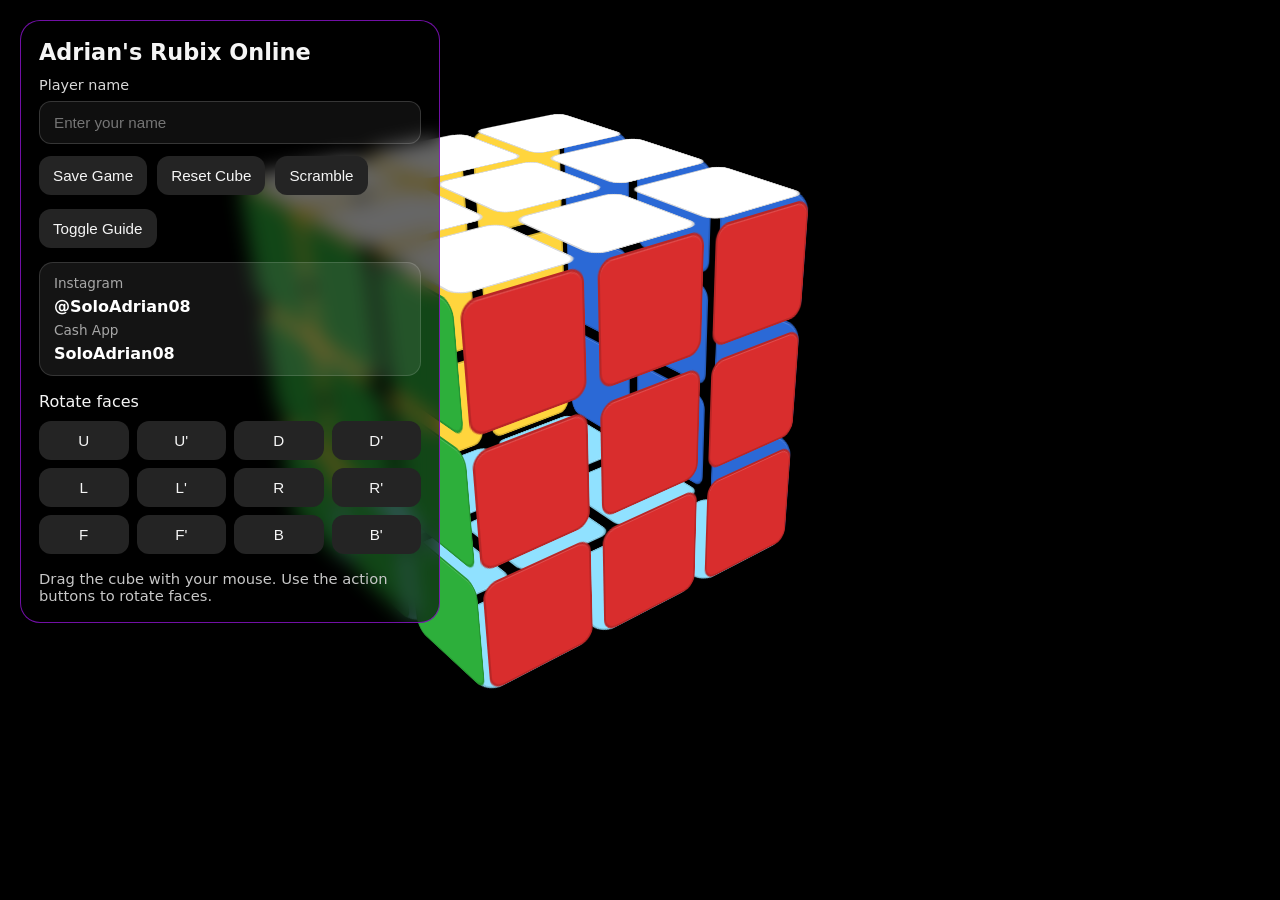
<file: index.html>
<!doctype html>
<html>
  <head>
    <meta charset="utf-8" />
    <meta http-equiv="refresh" content="0; url=./rubrix%20cube/index.html" />
    <title>Adrian Rubix Online — Redirecting</title>
  </head>
  <body>
    <p>If you are not redirected automatically, <a href="./rubrix%20cube/index.html">click here to open the game</a>.</p>
  </body>
</html>
</file>
<file: rubrix cube/styles.css>
:root {
  --bg: #000;
  --panel: #00000099;
  --panel-border: rgba(142, 19, 208, 0.798);
  --button: #242424;
  --button-hover: #d15d6374;
  --text: #f5f5f5;
  --accent: #05db57;
}

* {
  box-sizing: border-box;
}

html, body {
  margin: 0;
  min-height: 100%;
  font-family: Inter, system-ui, sans-serif;
  color: var(--text);
  background: var(--bg);
  background-size: cover;
  background-position: center;
  overflow: hidden;
}

.ui-panel {
  position: fixed;
  left: 20px;
  top: 20px;
  width: min(420px, calc(100vw - 40px));
  padding: 18px;
  border-radius: 20px;
  background: var(--panel);
  border: 1px solid var(--panel-border);
  backdrop-filter: blur(10px);
  z-index: 2;
}

.title {
  font-size: 1.4rem;
  font-weight: 700;
  margin-bottom: 12px;
}

.field {
  display: grid;
  gap: 8px;
  margin-bottom: 12px;
}

.field span {
  font-size: 0.9rem;
  color: #d8d8d8;
}

input[type="text"] {
  width: 100%;
  border-radius: 12px;
  border: 1px solid rgba(255,255,255,0.16);
  background: rgba(255,255,255,0.06);
  color: var(--text);
  padding: 12px 14px;
  font-size: 0.95rem;
}

.contact-box {
  display: grid;
  gap: 6px;
  margin-bottom: 16px;
  padding: 12px 14px;
  border-radius: 14px;
  background: rgba(255,255,255,0.08);
  border: 1px solid rgba(255,255,255,0.14);
}

.contact-label {
  font-size: 0.85rem;
  color: #a7a7a7;
}

.contact-value {
  font-size: 1rem;
  font-weight: 700;
  color: #ffffff;
}

.button-row {
  display: flex;
  flex-wrap: wrap;
  gap: 10px;
  margin-bottom: 14px;
}

.small-row {
  gap: 8px;
}

button {
  border: none;
  border-radius: 12px;
  background: var(--button);
  color: var(--text);
  padding: 11px 14px;
  cursor: pointer;
  font-size: 0.95rem;
  transition: background-color 0.2s ease, transform 0.2s ease;
}

button:hover {
  background: var(--button-hover);
  transform: translateY(-1px);
}

.actions {
  margin-top: 12px;
}

.move-grid {
  display: grid;
  grid-template-columns: repeat(4, minmax(80px, 1fr));
  gap: 8px;
  margin-top: 10px;
}

.status {
  margin-top: 16px;
  font-size: 0.92rem;
  color: #c7c7c7;
}

.scene {
  position: absolute;
  inset: 0;
  display: grid;
  place-items: center;
  perspective: 1200px;
  z-index: 1;
  cursor: url("data:image/svg+xml,%3Csvg xmlns='http://www.w3.org/2000/svg' viewBox='0 0 32 32'%3E%3Cpath fill='%23ffffff' d='M10 2c1.1 0 2 .9 2 2v8l2-2V4c0-1.1.9-2 2-2s2 .9 2 2v8l2-2V4c0-1.1.9-2 2-2s2 .9 2 2v10l-5 5.5V30h-2v-8.5l-5-5V30h-2V12.5l-5-5V10c0-1.1.9-2 2-2h2V4c0-1.1.9-2 2-2z'/%3E%3C/svg%3E") 16 0, auto;
}

.cube {
  transform-style: preserve-3d;
  width: 360px;
  height: 360px;
  position: relative;
  transform: rotateX(-30deg) rotateY(40deg);
}

.cubie {
  position: absolute;
  width: 108px;
  height: 108px;
  transform-style: preserve-3d;
  transition: transform 0.35s ease;
}

.face {
  position: absolute;
  width: 104px;
  height: 104px;
  display: grid;
  place-items: center;
  border-radius: 12px;
  border: 2px solid rgba(0,0,0,0.15);
  font-size: 0.75rem;
  font-weight: 800;
  text-transform: uppercase;
  color: #111;
  box-shadow: inset 0 1px 0 rgba(255,255,255,0.15);
}

.face.u { transform: rotateX(90deg) translateZ(54px); }
.face.d { transform: rotateX(-90deg) translateZ(54px); }
.face.f { transform: translateZ(54px); }
.face.b { transform: rotateY(180deg) translateZ(54px); }
.face.l { transform: rotateY(-90deg) translateZ(54px); }
.face.r { transform: rotateY(90deg) translateZ(54px); }

.face.hidden {
  opacity: 0;
  pointer-events: none;
}

.cube.show-guide .face {
  border-color: rgba(255,255,255,0.75);
  box-shadow: inset 0 1px 0 rgba(255,255,255,0.18), 0 0 14px rgba(255,255,255,0.08);
}

.face.name-face {
  box-shadow: inset 0 0 0 3px #fff;
  color: #000;
}

@media (max-width: 720px) {
  .cube {
    width: 260px;
    height: 260px;
  }
  .cubie {
    width: 78px;
    height: 78px;
  }
  .face {
    width: 74px;
    height: 74px;
    font-size: 0.68rem;
  }
}
</file>
